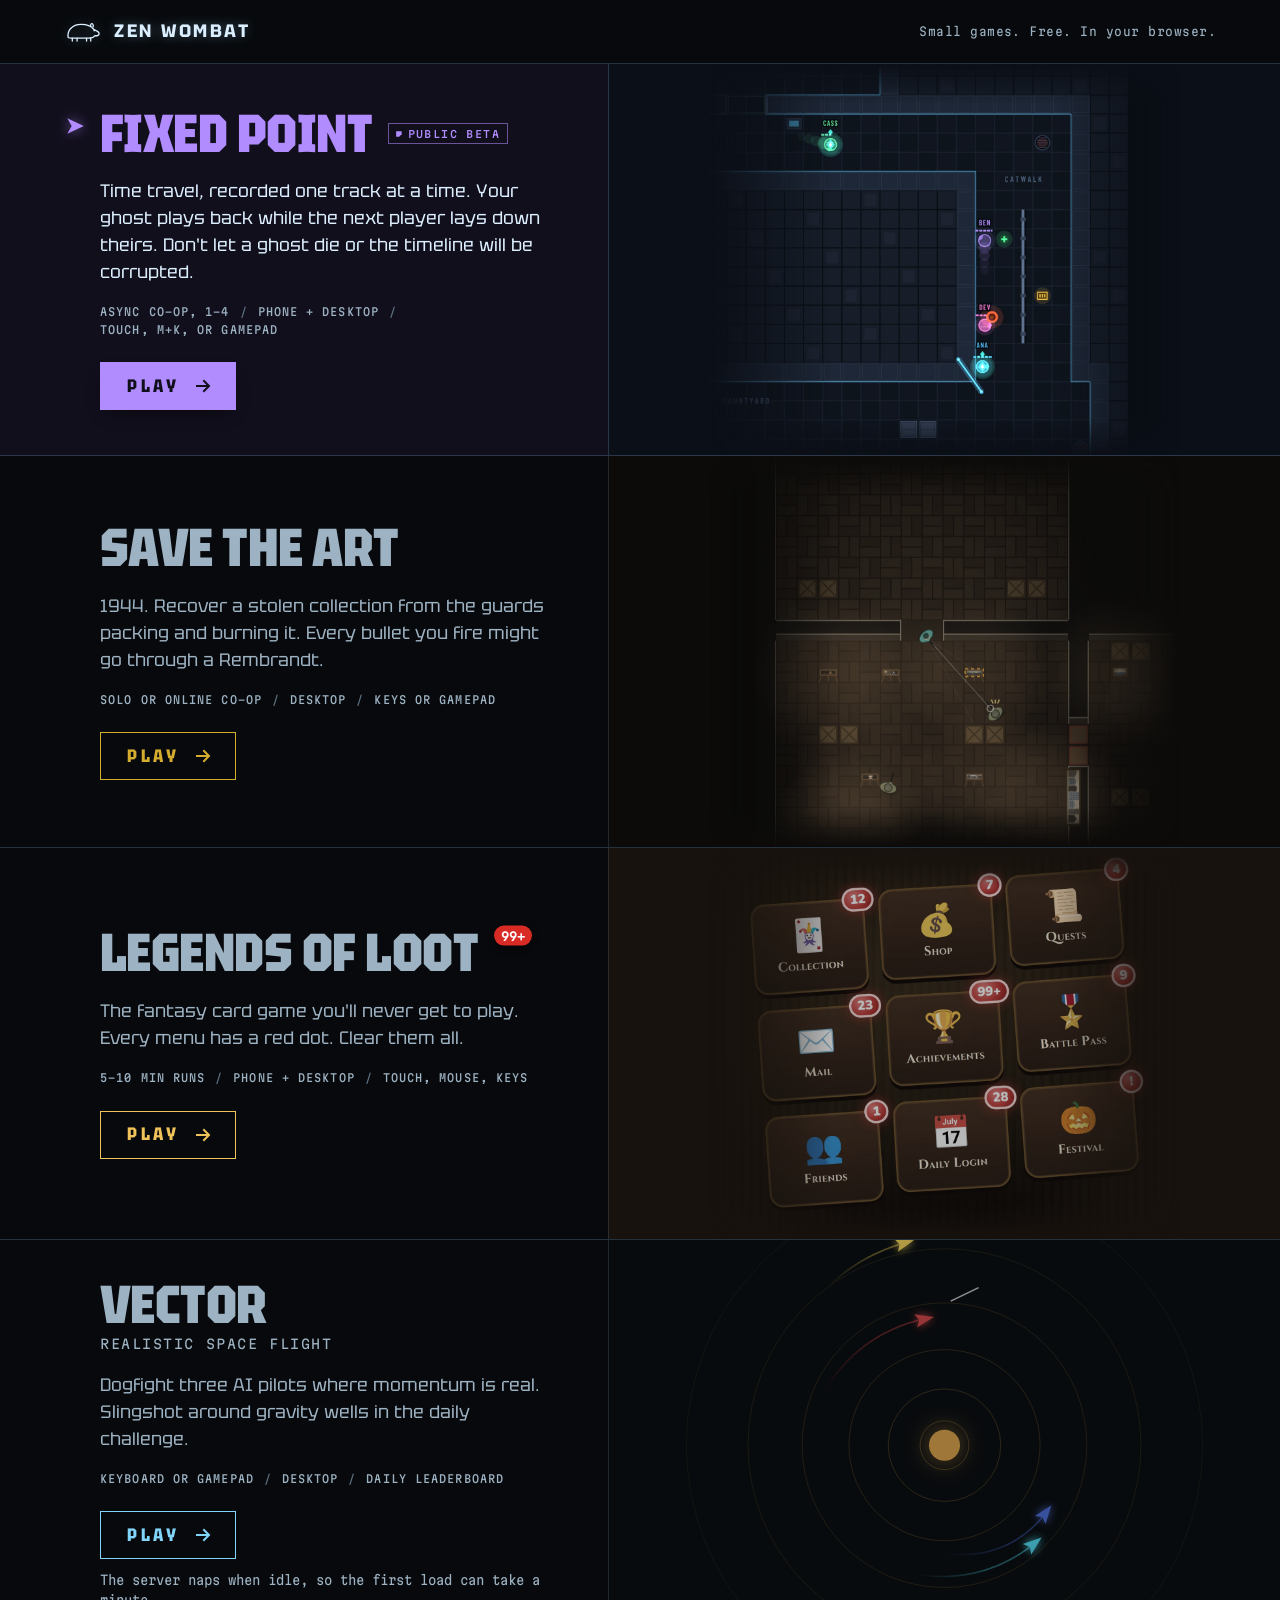
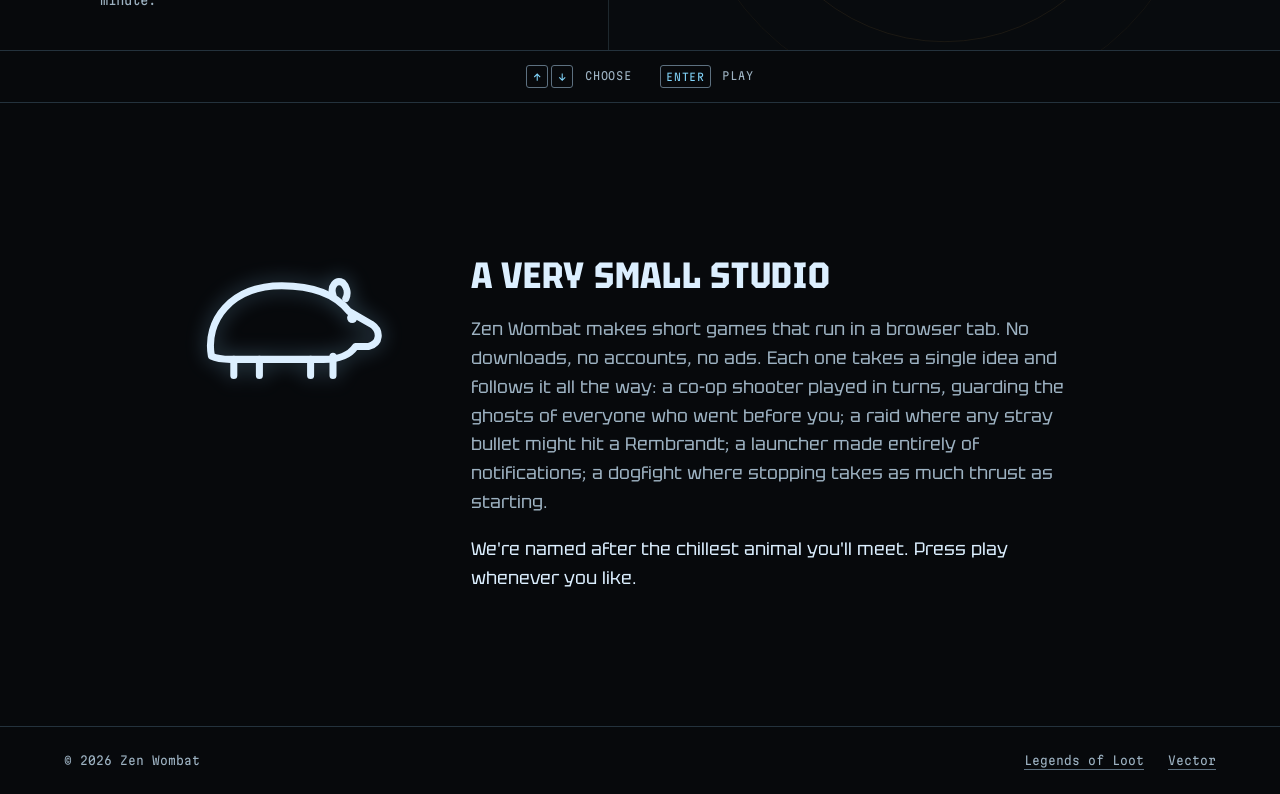
<file: site/index.html>
<!doctype html>
<html lang="en">
  <head>
    <meta charset="UTF-8" />
    <meta name="viewport" content="width=device-width, initial-scale=1, viewport-fit=cover" />
    <meta name="theme-color" content="#07090c" />
    <meta name="color-scheme" content="dark" />
    <title>Zen Wombat: small games you play in your browser</title>
    <meta
      name="description"
      content="Zen Wombat makes small, free browser games. Take turns keeping each other's ghosts alive in Fixed Point, recover a stolen art collection in Save the Art, clear 99+ notifications in Legends of Loot, or dogfight with real momentum in Vector."
    />
    <link rel="canonical" href="https://zenwombat.com/" />
    <!-- Link previews (Discord, Slack, iMessage, etc.). Image URLs must be absolute. -->
    <meta property="og:type" content="website" />
    <meta property="og:site_name" content="Zen Wombat" />
    <meta property="og:title" content="Zen Wombat" />
    <meta
      property="og:description"
      content="Small, free games you play in your browser. Fixed Point, Save the Art, Legends of Loot and Vector."
    />
    <meta property="og:url" content="https://zenwombat.com/" />
    <meta property="og:image" content="https://zenwombat.com/og.png?v=5" />
    <meta property="og:image:width" content="1200" />
    <meta property="og:image:height" content="630" />
    <meta
      property="og:image:alt"
      content="Zen Wombat: a game-select screen with Fixed Point, Save the Art, Legends of Loot and Vector."
    />
    <meta name="twitter:card" content="summary_large_image" />
    <link rel="icon" href="favicon.svg" type="image/svg+xml" />
    <link rel="preload" href="fonts/tektur-latin.woff2" as="font" type="font/woff2" crossorigin />
    <link rel="stylesheet" href="styles.css" />
    <script type="application/ld+json">
      {
        "@context": "https://schema.org",
        "@graph": [
          {
            "@type": "Organization",
            "@id": "https://zenwombat.com/#studio",
            "name": "Zen Wombat",
            "url": "https://zenwombat.com/",
            "logo": "https://zenwombat.com/favicon.svg"
          },
          {
            "@type": "VideoGame",
            "name": "Fixed Point",
            "url": "https://fixedpoint.pages.dev/",
            "image": "https://zenwombat.com/img/fixed-point.webp",
            "description": "An asynchronous co-op time-loop shooter: friends take turns through one shared link, and every earlier player replays as a ghost the next one has to keep alive.",
            "genre": ["Action", "Shooter"],
            "playMode": ["CoOp", "MultiPlayer"],
            "gamePlatform": "Web browser",
            "applicationCategory": "Game",
            "operatingSystem": "Any",
            "isAccessibleForFree": true,
            "publisher": { "@id": "https://zenwombat.com/#studio" }
          },
          {
            "@type": "VideoGame",
            "name": "Save the Art",
            "url": "https://zenwombat.itch.io/save-the-art",
            "image": "https://zenwombat.com/img/save-the-art.webp",
            "description": "A top-down roguelite shooter about recovering a stolen art collection in 1944, where every bullet you fire might go through a Rembrandt.",
            "genre": ["Action", "Shooter", "Roguelite"],
            "playMode": ["SinglePlayer", "CoOp"],
            "gamePlatform": "Web browser",
            "applicationCategory": "Game",
            "operatingSystem": "Any",
            "isAccessibleForFree": true,
            "publisher": { "@id": "https://zenwombat.com/#studio" }
          },
          {
            "@type": "VideoGame",
            "name": "Legends of Loot",
            "url": "https://legendsofloot.zenwombat.com/",
            "image": "https://legendsofloot.zenwombat.com/og.png",
            "description": "A satirical browser game about clearing notifications in the launcher of a fantasy card game you never get to play.",
            "genre": ["Comedy", "Casual"],
            "playMode": "SinglePlayer",
            "gamePlatform": "Web browser",
            "applicationCategory": "Game",
            "operatingSystem": "Any",
            "isAccessibleForFree": true,
            "publisher": { "@id": "https://zenwombat.com/#studio" }
          },
          {
            "@type": "VideoGame",
            "name": "Vector: Realistic Space Flight",
            "url": "https://vector.zenwombat.com/",
            "image": "https://vector.zenwombat.com/og.png",
            "description": "A top-down space arena with momentum physics: one pilot against three AI ships, plus a daily slingshot challenge with a global leaderboard.",
            "genre": ["Action", "Shooter", "Simulation"],
            "playMode": "SinglePlayer",
            "gamePlatform": "Web browser",
            "applicationCategory": "Game",
            "operatingSystem": "Any",
            "isAccessibleForFree": true,
            "publisher": { "@id": "https://zenwombat.com/#studio" }
          }

        ]
      }
    </script>
  </head>
  <body>
    <header class="strip">
      <a class="mark" href="/" aria-label="Zen Wombat home">
        <svg class="mark__glyph" viewBox="0 0 64 40" aria-hidden="true">
          <use href="#wombat" />
        </svg>
        <h1 class="mark__name">Zen Wombat</h1>
      </a>
      <p class="strip__tag">Small games. Free. In your browser.</p>
    </header>

    <main>
      <ol class="menu" aria-label="Games">
        <li class="row row--fixed is-selected" data-row>
          <div class="row__text">
            <h2 class="row__title">
              <svg class="cursor" viewBox="0 0 20 20" aria-hidden="true"><path d="M3 3 18 10 3 17 7 10Z" /></svg>
              <span>Fixed Point</span>
              <span class="cut">Public beta</span>
            </h2>
            <p class="row__hook">
              Time travel, recorded one track at a time. Your ghost plays back while the next player lays down
              theirs. Don't let a ghost die or the timeline will be corrupted.
            </p>
            <ul class="facts" aria-label="Details">
              <li>Async co-op, 1–4</li>
              <li>Phone + desktop</li>
              <li>Touch, M+K, or gamepad</li>
            </ul>
            <a class="play" href="https://fixedpoint.pages.dev/" data-play>
              Play<svg viewBox="0 0 20 20" aria-hidden="true"><path d="M4 10h11M11 5l5 5-5 5" /></svg>
            </a>
          </div>
          <a class="row__art" href="https://fixedpoint.pages.dev/" tabindex="-1" aria-hidden="true">
            <img src="img/fixed-point.webp" width="600" height="500" alt="" decoding="async" />
          </a>
        </li>

        <li class="row row--save" data-row>
          <div class="row__text">
            <h2 class="row__title">
              <svg class="cursor" viewBox="0 0 20 20" aria-hidden="true"><path d="M3 3 18 10 3 17 7 10Z" /></svg>
              <span>Save the Art</span>
            </h2>
            <p class="row__hook">
              1944. Recover a stolen collection from the guards packing and burning it. Every bullet you fire might go
              through a Rembrandt.
            </p>
            <ul class="facts" aria-label="Details">
              <li>Solo or online co-op</li>
              <li>Desktop</li>
              <li>Keys or gamepad</li>
            </ul>
            <a class="play" href="https://zenwombat.itch.io/save-the-art" data-play>
              Play<svg viewBox="0 0 20 20" aria-hidden="true"><path d="M4 10h11M11 5l5 5-5 5" /></svg>
            </a>
          </div>
          <a class="row__art" href="https://zenwombat.itch.io/save-the-art" tabindex="-1" aria-hidden="true">
            <video
              src="img/save-the-art.mp4"
              poster="img/save-the-art.webp"
              width="600"
              height="500"
              muted
              loop
              playsinline
              disablepictureinpicture
              preload="none"
              data-clip
            ></video>
          </a>
        </li>

        <li class="row row--loot" data-row>
          <div class="row__text">
            <h2 class="row__title">
              <svg class="cursor" viewBox="0 0 20 20" aria-hidden="true"><path d="M3 3 18 10 3 17 7 10Z" /></svg>
              <span>Legends of Loot</span>
              <span class="dot" aria-label="99+ unread">99+</span>
            </h2>
            <p class="row__hook">
              The fantasy card game you'll never get to play. Every menu has a red dot. Clear them all.
            </p>
            <ul class="facts" aria-label="Details">
              <li>5–10 min runs</li>
              <li>Phone + desktop</li>
              <li>Touch, mouse, keys</li>
            </ul>
            <a class="play" href="https://legendsofloot.zenwombat.com/" data-play>
              Play<svg viewBox="0 0 20 20" aria-hidden="true"><path d="M4 10h11M11 5l5 5-5 5" /></svg>
            </a>
          </div>
          <a class="row__art" href="https://legendsofloot.zenwombat.com/" tabindex="-1" aria-hidden="true">
            <img
              src="img/legends-of-loot.webp"
              width="600"
              height="500"
              alt=""
              decoding="async"
            />
          </a>
        </li>

        <li class="row row--vector" data-row>
          <div class="row__text">
            <h2 class="row__title">
              <svg class="cursor" viewBox="0 0 20 20" aria-hidden="true"><path d="M3 3 18 10 3 17 7 10Z" /></svg>
              <span>Vector</span>
              <span class="row__sub">Realistic Space Flight</span>
            </h2>
            <p class="row__hook">
              Dogfight three AI pilots where momentum is real. Slingshot around gravity wells in the daily challenge.
            </p>
            <ul class="facts" aria-label="Details">
              <li>Keyboard or gamepad</li>
              <li>Desktop</li>
              <li>Daily leaderboard</li>
            </ul>
            <a class="play" href="https://vector.zenwombat.com/" data-play>
              Play<svg viewBox="0 0 20 20" aria-hidden="true"><path d="M4 10h11M11 5l5 5-5 5" /></svg>
            </a>
            <p class="row__note">The server naps when idle, so the first load can take a minute.</p>
          </div>
          <a class="row__art" href="https://vector.zenwombat.com/" tabindex="-1" aria-hidden="true">
            <canvas class="orbit" data-orbit></canvas>
          </a>
        </li>
      </ol>

      <p class="controls" aria-hidden="true">
        <span><kbd><svg viewBox="0 0 20 20" aria-hidden="true"><path d="M10 16V5M5 9l5-5 5 5" /></svg></kbd><kbd><svg viewBox="0 0 20 20" aria-hidden="true"><path d="M10 4v11M5 11l5 5 5-5" /></svg></kbd> choose</span>
        <span><kbd>Enter</kbd> play</span>
      </p>

      <section class="about" aria-labelledby="about-title">
        <svg class="about__wombat" viewBox="0 0 64 40" aria-hidden="true">
          <use href="#wombat" />
        </svg>
        <div class="about__text">
          <h2 id="about-title">A very small studio</h2>
          <p>
            Zen Wombat makes short games that run in a browser tab. No downloads, no accounts, no ads. Each one takes a
            single idea and follows it all the way: a co-op shooter played in turns, guarding the ghosts of everyone
            who went before you; a raid where any stray bullet might hit a Rembrandt; a launcher made entirely of
            notifications; a dogfight where stopping takes as much thrust as starting.
          </p>
          <p>We're named after the chillest animal you'll meet. Press play whenever you like.</p>
        </div>
      </section>
    </main>

    <footer class="foot">
      <p>© 2026 Zen Wombat</p>
      <nav aria-label="Games">
        <a href="https://legendsofloot.zenwombat.com/">Legends of Loot</a>
        <a href="https://vector.zenwombat.com/">Vector</a>
      </nav>
    </footer>

    <svg width="0" height="0" style="position: absolute" aria-hidden="true">
      <symbol id="wombat" viewBox="0 0 64 40">
        <path
          d="M7 31C5 20 13 9 29 9c10 0 17 3 21 8l7 4c3 2 3 6-1 7h-4c-2 3-6 4-10 4H13c-4 0-6-1-6-1Z"
          fill="none"
          stroke="currentColor"
          stroke-width="2.2"
          stroke-linejoin="round"
        />
        <path d="M45 12c-1-3 1-5 3-4 1 1 2 3 1 5" fill="none" stroke="currentColor" stroke-width="2.2" stroke-linejoin="round" stroke-linecap="round" />
        <path d="M14 32v5M22 32v5M38 32v5M45 31v6" stroke="currentColor" stroke-width="2.2" stroke-linecap="round" />
        <circle cx="51" cy="19" r="1.6" fill="currentColor" />
      </symbol>
    </svg>

    <script src="main.js" defer></script>
  </body>
</html>
</file>
<file: site/styles.css>
@font-face {
  font-family: 'Tektur';
  src: url('fonts/tektur-latin.woff2') format('woff2');
  font-weight: 400 900;
  font-stretch: 75% 100%;
  font-display: swap;
}

@font-face {
  font-family: 'Martian Mono';
  src: url('fonts/martian-mono-latin.woff2') format('woff2');
  font-weight: 300 600;
  font-stretch: 75% 112.5%;
  font-display: swap;
}

:root {
  /* Vector display: phosphor ink on a blue-black tube */
  --ground: #07090c;
  --ink: #dcefff;
  --ink-soft: #9db2c2;
  --ink-faint: #5d7080;
  --rule: rgb(150 215 255 / 0.2);
  --bloom: rgb(150 215 255 / 0.35);

  /* Legends of Loot */
  --loot-field: #24170c;
  --loot-gold: #f0c35a;
  --loot-cream: #f3dfb4;
  --loot-red: #d92b26;

  /* Vector */
  --vec-field: #0a131a;
  --vec-cyan: #81d4fa;

  /* Save the Art: gilt and a rubber stamp in the gallery's lamplight */
  --art-field: #1d170d;
  --art-gilt: #d4ac2e;
  --art-ivory: #efe6d2;
  --art-stamp: #e0574a;

  /* Fixed Point: its second ghost's violet (the game draws history in a duller one) on a night-time station */
  --fixed-field: #120f1d;
  --fixed-violet: #b18cff;

  --display: 'Tektur', 'Arial Narrow', sans-serif;
  --mono: 'Martian Mono', ui-monospace, monospace;
  --text: 'Tektur', system-ui, sans-serif;

  --gutter: clamp(16px, 5vw, 72px);
  --strip-h: 64px;
  --bar-h: 52px;
  --ease-out: cubic-bezier(0.16, 1, 0.3, 1);
}

*,
*::before,
*::after {
  box-sizing: border-box;
}

html {
  color-scheme: dark;
  scrollbar-color: var(--ink-faint) var(--ground);
  -webkit-text-size-adjust: 100%;
}

body {
  margin: 0;
  background: var(--ground);
  color: var(--ink);
  font-family: var(--mono);
  font-weight: 350;
  font-stretch: 87.5%;
  font-size: 0.9375rem;
  line-height: 1.6;
  caret-color: var(--vec-cyan);
  -webkit-font-smoothing: antialiased;
}

::selection {
  background: var(--vec-cyan);
  color: var(--ground);
}

a {
  color: inherit;
}

:focus-visible {
  outline: 2px solid var(--accent, var(--vec-cyan));
  outline-offset: 4px;
  border-radius: 2px;
}

/* ---------- Top strip ---------- */

.strip {
  height: var(--strip-h);
  display: flex;
  align-items: center;
  justify-content: space-between;
  gap: 16px;
  padding: 0 var(--gutter);
  border-bottom: 1px solid var(--rule);
}

.mark {
  display: flex;
  align-items: center;
  gap: 12px;
  text-decoration: none;
  color: var(--ink);
}

.mark__glyph {
  width: 38px;
  height: 24px;
  filter: drop-shadow(0 0 6px var(--bloom));
}

.mark__name {
  margin: 0;
  font-family: var(--display);
  font-weight: 700;
  font-stretch: 100%;
  font-size: 1.125rem;
  letter-spacing: 0.14em;
  text-transform: uppercase;
  filter: drop-shadow(0 0 6px var(--bloom));
}

.strip__tag {
  margin: 0;
  font-size: 0.75rem;
  letter-spacing: 0.04em;
  color: var(--ink-soft);
}

/* ---------- Game-select menu ---------- */

.menu {
  list-style: none;
  margin: 0;
  padding: 0;
}

.row {
  --accent: var(--ink);
  --field: var(--ground);
  position: relative;
  display: grid;
  grid-template-columns: minmax(0, 0.95fr) minmax(0, 1.05fr);
  min-height: max(340px, calc((100svh - var(--strip-h) - var(--bar-h)) / 2));
  border-bottom: 1px solid var(--rule);
  background: var(--ground);
  transition: background-color 600ms var(--ease-out);
}

.row--loot {
  --accent: var(--loot-gold);
  --field: var(--loot-field);
}

.row--vector {
  --accent: var(--vec-cyan);
  --field: var(--vec-field);
}

.row--save {
  --accent: var(--art-gilt);
  --field: var(--art-field);
}

.row--fixed {
  --accent: var(--fixed-violet);
  --field: var(--fixed-field);
}

.row.is-selected {
  background: var(--field);
}

/* The row itself takes focus when it has no Play; selection already shows it */
.row:focus-visible {
  outline: none;
}

.row__text {
  display: flex;
  flex-direction: column;
  justify-content: center;
  align-items: flex-start;
  gap: 18px;
  padding: 40px var(--gutter);
  padding-left: calc(var(--gutter) + 36px);
}

.row__title {
  position: relative;
  margin: 0;
  display: flex;
  flex-wrap: wrap;
  align-items: baseline;
  column-gap: 16px;
  row-gap: 4px;
  font-family: var(--display);
  font-weight: 800;
  font-stretch: 85%;
  font-size: clamp(2.25rem, 2.6vw + 1.25rem, 4.25rem);
  line-height: 0.95;
  letter-spacing: -0.01em;
  text-transform: uppercase;
  color: var(--ink-soft);
  transition: color 400ms var(--ease-out);
}

.is-selected .row__title {
  color: var(--accent);
}

.row__sub {
  flex-basis: 100%;
  font-family: var(--mono);
  font-weight: 400;
  font-stretch: 100%;
  font-size: 0.8125rem;
  letter-spacing: 0.12em;
  line-height: 1.4;
  color: var(--ink-soft);
}

/* The selection cursor is a little vector ship */
.cursor {
  position: absolute;
  left: -36px;
  top: 0.12em;
  width: 22px;
  height: 22px;
  fill: var(--accent);
  opacity: 0;
  transform: translateX(-10px);
  transition: opacity 300ms var(--ease-out), transform 500ms var(--ease-out);
}

.is-selected .cursor {
  opacity: 1;
  transform: none;
  filter: drop-shadow(0 0 6px color-mix(in srgb, var(--accent) 60%, transparent));
}

.dot {
  align-self: flex-start;
  padding: 0.3em 0.55em;
  border-radius: 999px;
  background: var(--loot-red);
  color: #fff;
  font-family: var(--mono);
  font-weight: 600;
  font-stretch: 100%;
  font-size: 0.75rem;
  letter-spacing: 0.02em;
  line-height: 1;
  text-shadow: none;
  box-shadow: 0 3px 6px rgb(0 0 0 / 0.5);
  transform: translateY(-0.2em);
}

/* Save the Art's kicker: red ink, a little crooked, as the game stamps its files */
.stamp {
  align-self: center;
  padding: 0.35em 0.6em 0.3em;
  border: 1.5px solid var(--art-stamp);
  border-radius: 2px;
  color: var(--art-stamp);
  font-family: var(--mono);
  font-weight: 600;
  font-stretch: 100%;
  font-size: 0.75rem;
  letter-spacing: 0.14em;
  line-height: 1;
  transform: rotate(-3deg);
}

/* Fixed Point's status: a small outlined callout, a dot and mono caps, kept quieter than the title */
.cut {
  align-self: center;
  display: inline-flex;
  align-items: center;
  gap: 0.6em;
  padding: 0.45em 0.7em;
  border: 1px solid color-mix(in srgb, var(--fixed-violet) 55%, transparent);
  color: var(--fixed-violet);
  font-family: var(--mono);
  font-weight: 500;
  font-stretch: 100%;
  font-size: 0.625rem;
  letter-spacing: 0.14em;
  line-height: 1;
  white-space: nowrap;
}

.cut::before {
  content: '';
  width: 0.55em;
  height: 0.55em;
  background: currentColor;
  clip-path: polygon(0 0, 100% 0, 100% 55%, 55% 100%, 0 100%);
}

.row__hook {
  margin: 0;
  max-width: 40ch;
  font-family: var(--text);
  font-weight: 400;
  font-stretch: 100%;
  font-size: 1.125rem;
  line-height: 1.5;
  color: var(--ink-soft);
  transition: color 400ms var(--ease-out);
}

.is-selected .row__hook {
  color: var(--ink);
}

.row--loot.is-selected .row__hook {
  color: var(--loot-cream);
}

.row--save.is-selected .row__hook {
  color: var(--art-ivory);
}

.facts {
  list-style: none;
  margin: 0;
  padding: 0;
  display: flex;
  flex-wrap: wrap;
  font-size: 0.6875rem;
  font-weight: 450;
  letter-spacing: 0.1em;
  text-transform: uppercase;
  color: var(--ink-soft);
}

.facts li:not(:last-child)::after {
  content: '/';
  margin: 0 0.9em;
  color: var(--ink-faint);
}

.play {
  margin-top: 6px;
  display: inline-flex;
  align-items: center;
  gap: 14px;
  min-height: 48px;
  padding: 0 22px 0 26px;
  border: 1.5px solid var(--accent);
  color: var(--accent);
  font-family: var(--display);
  font-weight: 700;
  font-size: 1.125rem;
  letter-spacing: 0.2em;
  text-transform: uppercase;
  text-decoration: none;
  transition:
    background-color 250ms var(--ease-out),
    color 250ms var(--ease-out),
    box-shadow 250ms var(--ease-out);
}

.play svg {
  width: 20px;
  height: 20px;
  fill: none;
  stroke: currentColor;
  stroke-width: 2;
  stroke-linecap: square;
  transition: transform 300ms var(--ease-out);
}

.is-selected .play {
  background: var(--accent);
  color: var(--field);
  box-shadow: 0 8px 18px -8px rgb(0 0 0 / 0.7);
}

.play:hover svg,
.play:focus-visible svg {
  transform: translateX(4px);
}

.play:active {
  transform: translateY(1px);
}

/* Art panels */

.row__art {
  position: relative;
  display: block;
  overflow: hidden;
  border-left: 1px solid var(--rule);
  transition: opacity 500ms var(--ease-out), filter 500ms var(--ease-out);
}

.row--loot .row__art {
  background: #21150b;
}

.row--save .row__art {
  background: #0f0c07;
}

.row--fixed .row__art {
  background: #0b0f17;
}

.row--loot .row__art img,
.row--save .row__art video,
.row--fixed .row__art img {
  position: absolute;
  top: 50%;
  left: 50%;
  height: 100%;
  width: auto;
  max-width: none;
  aspect-ratio: 6 / 5;
  object-fit: cover;
  transform: translate(-50%, -50%);
  --fade: linear-gradient(90deg, transparent 0, #000 26%, #000 74%, transparent 100%),
    linear-gradient(180deg, transparent 0, #000 10%, #000 90%, transparent 100%);
  -webkit-mask-image: var(--fade);
  -webkit-mask-composite: source-in;
  mask-image: var(--fade);
  mask-composite: intersect;
}

.row--vector .row__art {
  background: #080c10;
}

.orbit {
  position: absolute;
  inset: 0;
  width: 100%;
  height: 100%;
  display: block;
}

@media (hover: hover) and (pointer: fine) {
  .row:not(.is-selected) .row__art {
    opacity: 0.72;
    filter: saturate(0.7);
  }
}

/* Stands where Play would: a status line, not a control */
.soon {
  margin: 6px 0 0;
  display: inline-flex;
  align-items: center;
  gap: 12px;
  min-height: 48px;
  font-size: 0.75rem;
  font-weight: 450;
  letter-spacing: 0.16em;
  text-transform: uppercase;
  color: var(--ink-soft);
}

.soon::before {
  content: '';
  width: 28px;
  border-top: 1.5px dashed var(--ink-faint);
}

.is-selected .soon {
  color: var(--accent);
}

.row__note {
  margin: -6px 0 0;
  font-size: 0.8125rem;
  line-height: 1.5;
  color: var(--ink-soft);
}

/* Controls bar, echoing the in-game hint bar */

.controls {
  height: var(--bar-h);
  margin: 0;
  display: flex;
  align-items: center;
  justify-content: center;
  gap: 28px;
  font-size: 0.6875rem;
  letter-spacing: 0.08em;
  text-transform: uppercase;
  color: var(--ink-soft);
  border-bottom: 1px solid var(--rule);
}

kbd {
  display: inline-block;
  min-width: 1.9em;
  margin-right: 0.35em;
  padding: 0.2em 0.45em;
  border: 1px solid var(--ink-faint);
  border-radius: 3px;
  font-family: var(--mono);
  font-size: 0.95em;
  text-align: center;
  color: var(--vec-cyan);
}

kbd svg {
  width: 1em;
  height: 1em;
  vertical-align: -0.15em;
  fill: none;
  stroke: currentColor;
  stroke-width: 2;
  stroke-linecap: square;
}

@media (hover: none), (pointer: coarse) {
  .controls {
    display: none;
  }
}

/* ---------- About ---------- */

.about {
  display: grid;
  grid-template-columns: auto minmax(0, 62ch);
  justify-content: center;
  align-items: start;
  gap: clamp(28px, 6vw, 96px);
  padding: clamp(80px, 12vw, 160px) var(--gutter) clamp(64px, 9vw, 120px);
}

.about__wombat {
  width: clamp(120px, 16vw, 220px);
  height: auto;
  aspect-ratio: 64 / 40;
  color: var(--ink);
  filter: drop-shadow(0 0 10px var(--bloom));
}

.about h2 {
  margin: 0 0 20px;
  font-family: var(--display);
  font-weight: 700;
  font-stretch: 90%;
  font-size: clamp(1.75rem, 1.6vw + 1rem, 2.5rem);
  line-height: 1.05;
  text-transform: uppercase;
  letter-spacing: 0.02em;
}

.about p {
  margin: 0 0 1em;
  font-family: var(--text);
  font-weight: 400;
  font-stretch: 100%;
  font-size: 1.125rem;
  line-height: 1.6;
  color: var(--ink-soft);
}

.about p:last-child {
  color: var(--ink);
}

/* ---------- Footer ---------- */

.foot {
  display: flex;
  flex-wrap: wrap;
  justify-content: space-between;
  gap: 12px 24px;
  padding: 24px var(--gutter) calc(24px + env(safe-area-inset-bottom));
  border-top: 1px solid var(--rule);
  font-size: 0.75rem;
  color: var(--ink-soft);
}

.foot p {
  margin: 0;
}

.foot nav {
  display: flex;
  gap: 24px;
}

.foot a {
  text-decoration: underline;
  text-decoration-color: var(--ink-faint);
  text-underline-offset: 4px;
}

.foot a:hover {
  color: var(--ink);
  text-decoration-color: var(--vec-cyan);
}

/* ---------- Small screens ---------- */

@media (max-width: 820px) {
  :root {
    --strip-h: 56px;
  }

  .strip {
    height: auto;
    min-height: var(--strip-h);
    flex-direction: column;
    align-items: flex-start;
    justify-content: center;
    gap: 2px;
    padding-top: 12px;
    padding-bottom: 12px;
  }

  .strip__tag {
    font-size: 0.6875rem;
  }

  .controls {
    display: none;
  }


  .row {
    grid-template-columns: 1fr;
    min-height: 0;
    background: var(--field);
  }

  .row__art {
    order: -1;
    aspect-ratio: 5 / 2;
    border-left: 0;
    border-bottom: 1px solid var(--rule);
  }

  .row__text {
    padding: 28px var(--gutter) 40px;
    gap: 14px;
  }

  .cursor {
    display: none;
  }

  .row .row__title {
    color: var(--accent);
  }

  .row .play {
    align-self: stretch;
    justify-content: center;
    background: var(--accent);
    color: var(--field);
  }

  .row--loot .row__hook {
    color: var(--loot-cream);
  }

  .row--vector .row__hook {
    color: var(--ink);
  }

  .row--save .row__hook {
    color: var(--art-ivory);
  }

  .row--fixed .row__hook {
    color: var(--ink);
  }

  .row .soon {
    color: var(--accent);
  }

  .about {
    grid-template-columns: 1fr;
    gap: 24px;
    padding-top: 72px;
  }

  .about__wombat {
    width: 112px;
  }
}

@media (prefers-reduced-motion: reduce) {
  *,
  *::before,
  *::after {
    transition-duration: 0.01ms !important;
  }
}

/* ---------- 404 ---------- */

.lost {
  min-height: 100svh;
  display: flex;
  flex-direction: column;
  align-items: flex-start;
  justify-content: center;
  gap: 20px;
  padding: 0 var(--gutter);
  --accent: var(--vec-cyan);
  --field: var(--ground);
}

.lost h1 {
  margin: 0;
  font-family: var(--display);
  font-weight: 800;
  font-stretch: 85%;
  font-size: clamp(2.5rem, 5vw + 1rem, 5rem);
  line-height: 0.95;
  text-transform: uppercase;
  color: var(--vec-cyan);
}

.lost p {
  margin: 0;
  font-family: var(--text);
  font-weight: 400;
  font-stretch: 100%;
  font-size: 1.125rem;
  color: var(--ink-soft);
}
</file>
